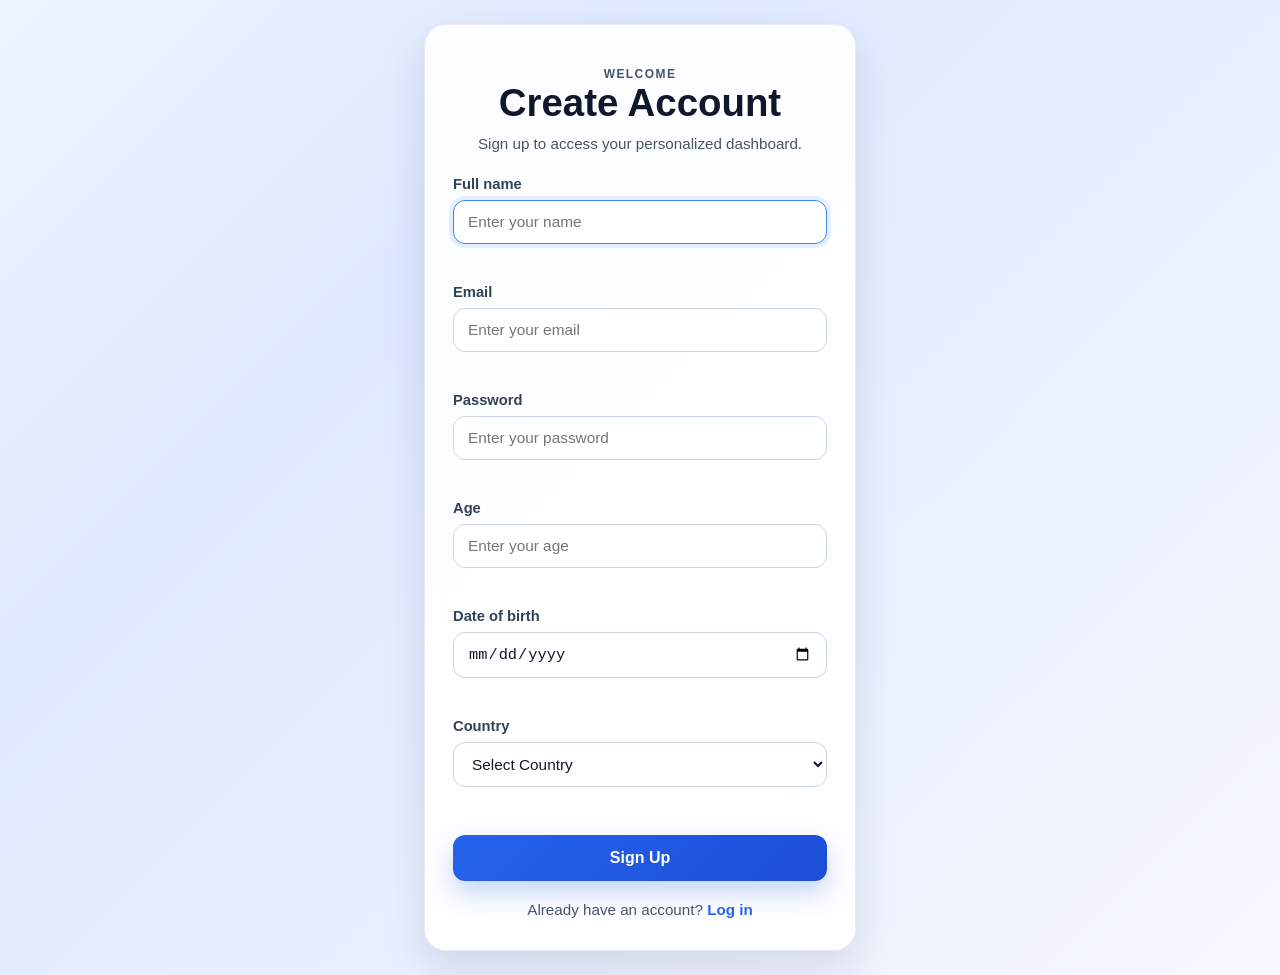
<file: index.html>
<!DOCTYPE html>
<html lang="en">

<head>
    <meta charset="UTF-8">
    <meta name="viewport" content="width=device-width, initial-scale=1.0">
    <title>Sign Up</title>
    <link rel="stylesheet" href="style.css">
</head>

<body class="auth-page">
    <div class="page-shell">
        <div class="auth-card">
            <div class="card-header">
                <p class="eyebrow">Welcome</p>
                <h1>Create Account</h1>
                <p>Sign up to access your personalized dashboard.</p>
            </div>

            <form id="signupForm" novalidate>
                <div class="input-group">
                    <label for="name">Full name</label>
                    <input type="text" id="name" placeholder="Enter your name">
                    <small class="error-text" id="errorname" aria-live="polite"></small>
                </div>

                <div class="input-group">
                    <label for="email">Email</label>
                    <input type="email" id="email" placeholder="Enter your email">
                    <small class="error-text" id="erroremail" aria-live="polite"></small>
                </div>

                <div class="input-group">
                    <label for="password">Password</label>
                    <input type="password" id="password" placeholder="Enter your password">
                    <small class="error-text" id="errorpassword" aria-live="polite"></small>
                </div>

                <div class="input-group">
                    <label for="age">Age</label>
                    <input type="number" id="age" min="1" placeholder="Enter your age">
                    <small class="error-text" id="errorage" aria-live="polite"></small>
                </div>

                <div class="input-group">
                    <label for="dob">Date of birth</label>
                    <input type="date" id="dob">
                    <small class="error-text" id="errordob" aria-live="polite"></small>
                </div>

                <div class="input-group">
                    <label for="country">Country</label>
                    <select id="country">
                        <option value="">Select Country</option>
                        <option value="Pakistan">Pakistan</option>
                        <option value="UAE">UAE</option>
                        <option value="India">India</option>
                        <option value="China">China</option>
                    </select>
                    <small class="error-text" id="errorcountry" aria-live="polite"></small>
                </div>

                <button type="submit" class="primary-btn" id="signBtn">Sign Up</button>
            </form>

            <p class="switch-link">Already have an account? <a href="login.html">Log in</a></p>
        </div>
    </div>

    <script src="app.js"></script>
</body>

</html>
</file>
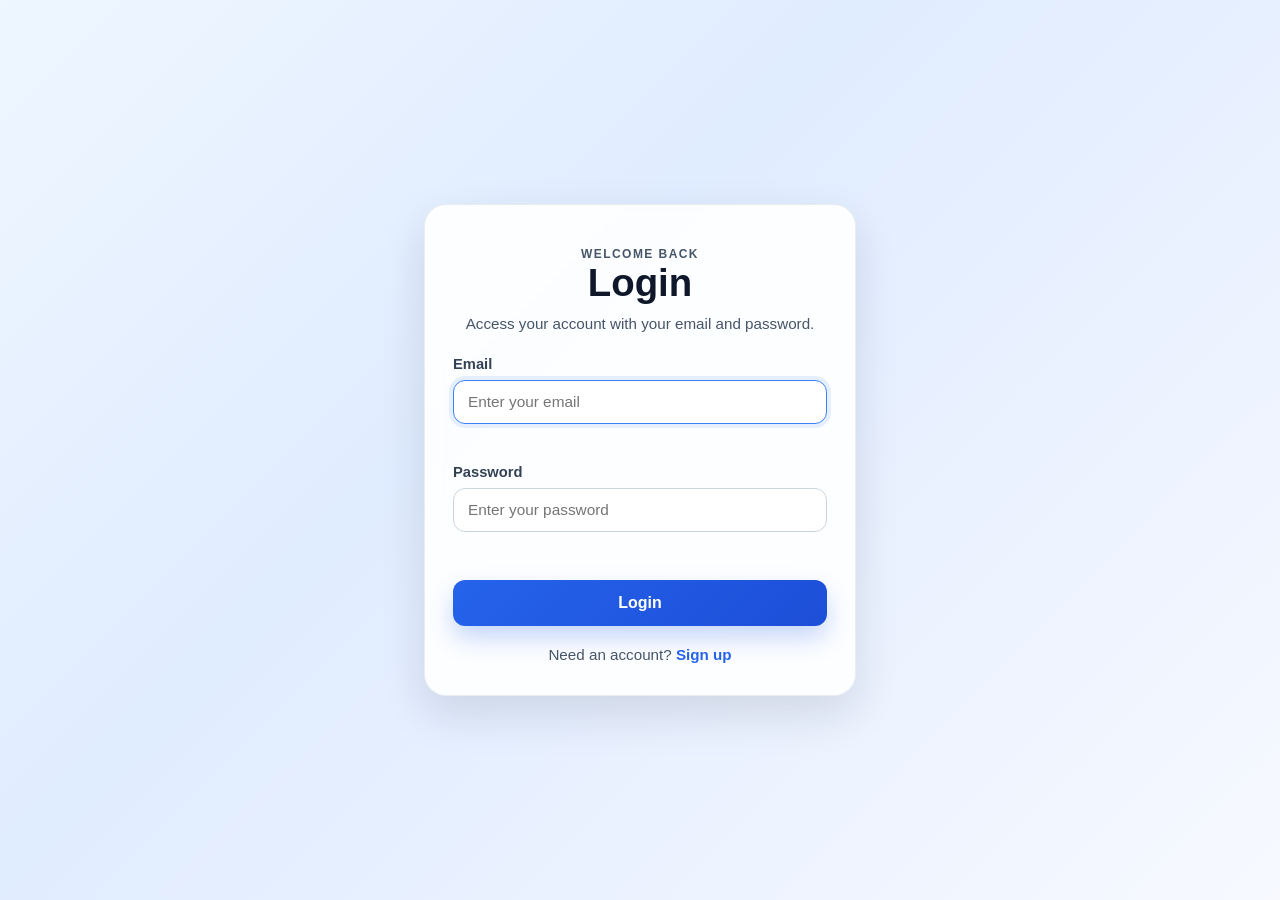
<file: dashboard.html>
<!DOCTYPE html>
<html lang="en">

<head>
    <meta charset="UTF-8">
    <meta name="viewport" content="width=device-width, initial-scale=1.0">
    <title>Dashboard</title>
    <link rel="stylesheet" href="style.css">
</head>

<body class="dashboard-page">
    <div class="page-shell">
        <div class="dashboard-card">
            <div class="card-header">
                <p class="eyebrow">Profile</p>
                <h1>Welcome, <span id="name">User</span></h1>
            </div>

            <div class="profile-grid">
                <div class="profile-item">
                    <span class="label">Email</span>
                    <strong id="email">-</strong>
                </div>

                <div class="profile-item">
                    <span class="label">Age</span>
                    <strong id="age">-</strong>
                </div>

                <div class="profile-item">
                    <span class="label">Country</span>
                    <strong id="country">-</strong>
                </div>

                <div class="profile-item">
                    <span class="label">Date of birth</span>
                    <strong id="dob">-</strong>
                </div>
            </div>

            <a href="login.html" class="secondary-btn">Logout</a>
        </div>
    </div>

    <script src="dashboard.js"></script>
</body>

</html>
</file>
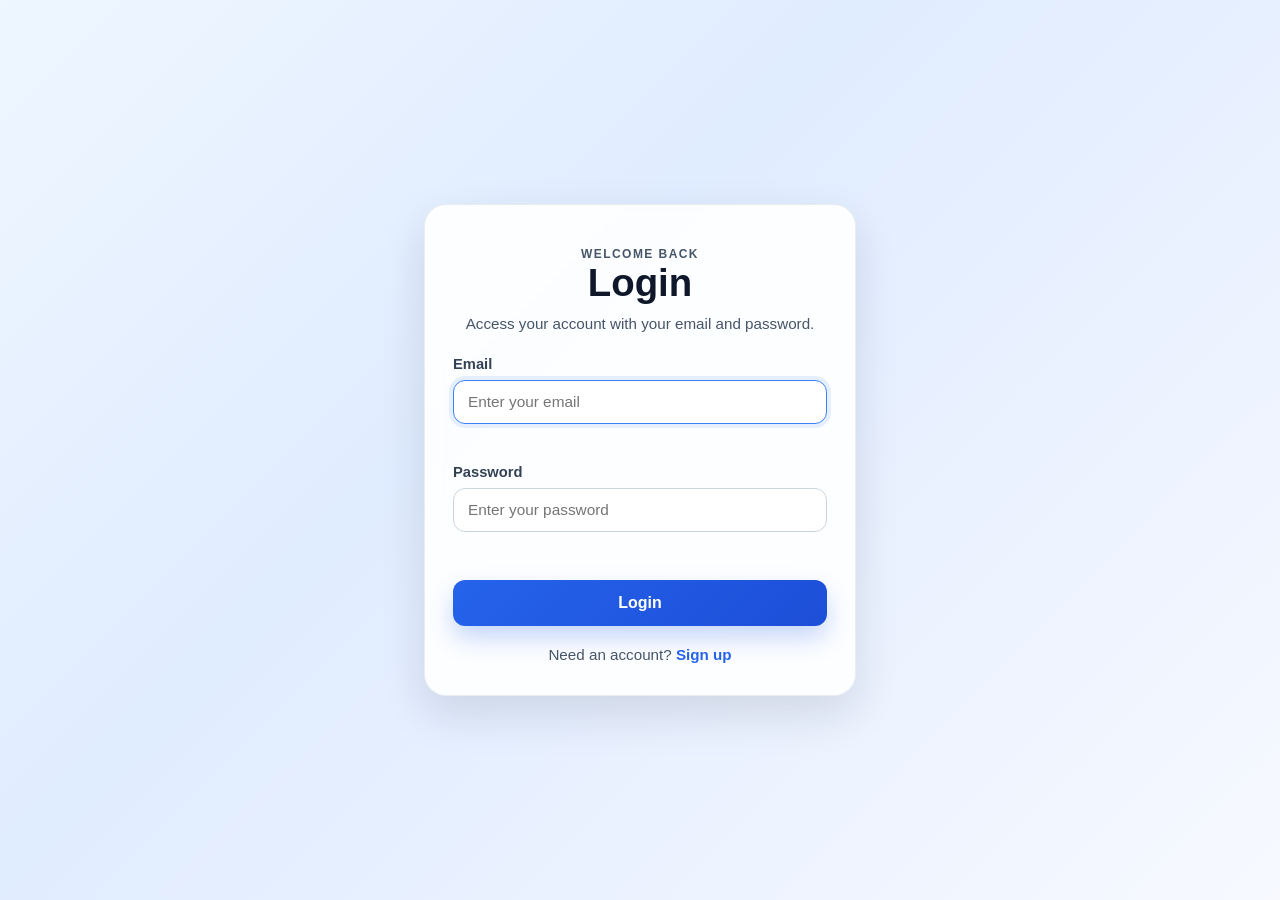
<file: login.html>
<!DOCTYPE html>
<html lang="en">

<head>
    <meta charset="UTF-8">
    <meta name="viewport" content="width=device-width, initial-scale=1.0">
    <title>Login</title>
    <link rel="stylesheet" href="style.css">
</head>

<body class="login-page">
    <div class="page-shell">
        <div class="auth-card">
            <div class="card-header">
                <p class="eyebrow">Welcome back</p>
                <h1>Login</h1>
                <p>Access your account with your email and password.</p>
            </div>

            <form id="loginForm" novalidate>
                <div class="input-group">
                    <label for="email">Email</label>
                    <input type="email" id="email" placeholder="Enter your email">
                    <small class="error-text" id="erroremail" aria-live="polite"></small>
                </div>

                <div class="input-group">
                    <label for="password">Password</label>
                    <input type="password" id="password" placeholder="Enter your password">
                    <small class="error-text" id="errorpassword" aria-live="polite"></small>
                </div>

                <button type="submit" class="primary-btn" id="loginBtn">Login</button>
            </form>

            <p class="switch-link">Need an account? <a href="index.html">Sign up</a></p>
        </div>
    </div>

    <script src="login.js"></script>
</body>

</html>
</file>
<file: style.css>
* {
    box-sizing: border-box;
}

body {
    margin: 0;
    min-height: 100vh;
    display: grid;
    place-items: center;
    font-family: Arial, Helvetica, sans-serif;
    color: #0f172a;
}

body.auth-page {
    background: linear-gradient(135deg, #eef4ff, #dfe9ff 30%, #f6f8ff);
}

body.login-page {
    background: linear-gradient(135deg, #eef6ff, #e0ecff 40%, #f7f9ff);
}

body.dashboard-page {
    background: linear-gradient(135deg, #f8fafc, #e2e8f0 45%, #dbeafe);
}

.page-shell {
    width: min(100%, 480px);
    padding: 24px;
}

.auth-card {
    background: rgba(255, 255, 255, 0.9);
    border: 1px solid rgba(148, 163, 184, 0.2);
    border-radius: 22px;
    box-shadow: 0 18px 45px rgba(15, 23, 42, 0.12);
    padding: 32px 28px;
    backdrop-filter: blur(8px);
}

.card-header {
    text-align: center;
    margin-bottom: 24px;
}

.eyebrow {
    margin: 0 0 10px;
    color: #2563eb;
    text-transform: uppercase;
    letter-spacing: 0.12em;
    font-size: 12px;
    font-weight: 700;
}

h1 {
    margin: 0;
    font-size: clamp(2rem, 3vw, 2.7rem);
    color: #0f172a;
}

.card-header p:last-child {
    margin: 10px 0 0;
    color: #475569;
    font-size: 0.95rem;
}

.card-header p {
    margin: 10px 0 0;
    color: #475569;
}

form {
    display: flex;
    flex-direction: column;
    gap: 16px;
}

.input-group {
    display: flex;
    flex-direction: column;
    gap: 8px;
}

label {
    font-size: 0.92rem;
    font-weight: 600;
    color: #334155;
}

input,
select {
    width: 100%;
    padding: 12px 14px;
    border: 1px solid #cbd5e1;
    border-radius: 12px;
    font-size: 0.96rem;
    background: #fff;
    color: #0f172a;
    transition: border-color 0.2s ease, box-shadow 0.2s ease;
}

input:focus,
select:focus {
    border-color: #3b82f6;
    box-shadow: 0 0 0 4px rgba(59, 130, 246, 0.12);
    outline: none;
}

.error-text {
    min-height: 18px;
    color: #dc2626;
    font-size: 0.8rem;
    margin-top: -2px;
}

.primary-btn {
    margin-top: 8px;
    border: none;
    border-radius: 12px;
    padding: 14px 18px;
    background: linear-gradient(135deg, #2563eb, #1d4ed8);
    color: #fff;
    font-size: 1rem;
    font-weight: 700;
    cursor: pointer;
    box-shadow: 0 12px 24px rgba(37, 99, 235, 0.25);
    transition: transform 0.2s ease;
}

.primary-btn:hover {
    transform: translateY(-1px);
}

.switch-link {
    margin: 20px 0 0;
    text-align: center;
    color: #475569;
    font-size: 0.95rem;
}

.switch-link a {
    color: #2563eb;
    text-decoration: none;
    font-weight: 700;
}

.dashboard-page .page-shell {
    width: min(100%, 700px);
}

.dashboard-card {
    background: rgba(255, 255, 255, 0.92);
    border-radius: 24px;
    box-shadow: 0 22px 50px rgba(15, 23, 42, 0.12);
    border: 1px solid rgba(148, 163, 184, 0.18);
    padding: 32px 28px;
}

.dashboard-page .card-header {
    border-bottom: 1px solid #e2e8f0;
    padding-bottom: 18px;
    margin-bottom: 20px;
    text-align: left;
}

.profile-grid {
    display: grid;
    grid-template-columns: repeat(auto-fit, minmax(220px, 1fr));
    gap: 18px;
}

.profile-item {
    background: #f8fafc;
    border: 1px solid #e2e8f0;
    border-radius: 16px;
    padding: 18px 16px;
}

.label {
    display: block;
    font-size: 0.8rem;
    text-transform: uppercase;
    letter-spacing: 0.08em;
    color: #64748b;
    margin-bottom: 8px;
    font-weight: 700;
}

.profile-item strong {
    display: block;
    font-size: 1.05rem;
    color: #0f172a;
    word-break: break-word;
}

.secondary-btn {
    display: inline-block;
    margin-top: 26px;
    text-decoration: none;
    background: linear-gradient(135deg, #1f2937, #334155);
    color: #fff;
    border-radius: 12px;
    padding: 12px 18px;
    font-weight: 700;
}
</file>
